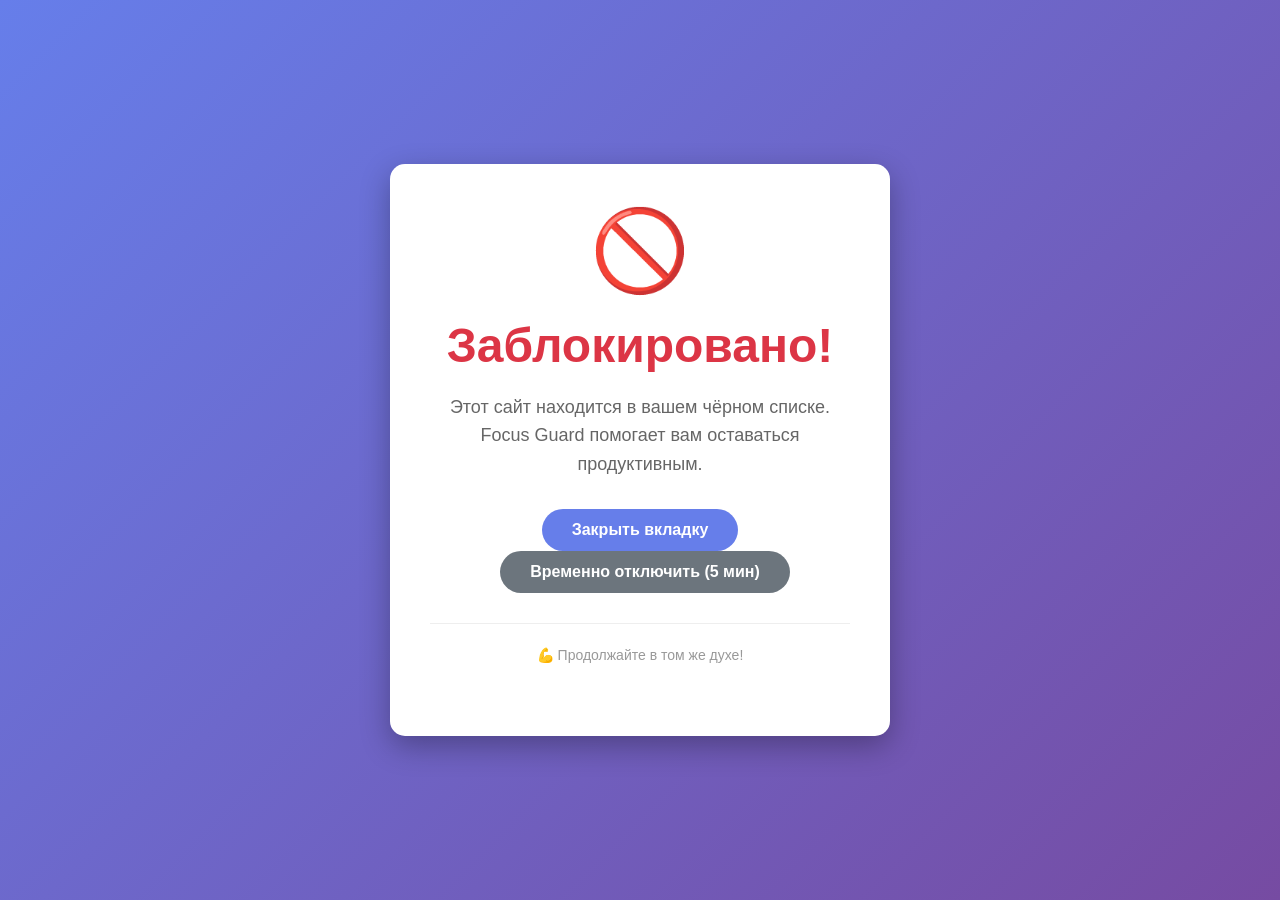
<file: extensions/focus-guard/blocked.html>
<!DOCTYPE html>
<html lang="ru">
<head>
  <meta charset="UTF-8" />
  <meta name="viewport" content="width=device-width, initial-scale=1.0" />
  <title>Сайт заблокирован</title>
  <style>
    * {
      margin: 0;
      padding: 0;
      box-sizing: border-box;
    }

    body {
      font-family: 'Segoe UI', Tahoma, Geneva, Verdana, sans-serif;
      background: linear-gradient(135deg, #667eea 0%, #764ba2 100%);
      display: flex;
      justify-content: center;
      align-items: center;
      min-height: 100vh;
      color: #333;
    }

    .container {
      background: white;
      padding: 40px;
      border-radius: 15px;
      text-align: center;
      max-width: 500px;
      box-shadow: 0 10px 30px rgba(0,0,0,0.3);
    }

    h1 {
      font-size: 48px;
      margin-bottom: 20px;
      color: #dc3545;
    }

    p {
      font-size: 18px;
      margin-bottom: 30px;
      color: #666;
      line-height: 1.6;
    }

    .icon {
      font-size: 80px;
      margin-bottom: 20px;
    }

    .btn {
      display: inline-block;
      padding: 12px 30px;
      background: #667eea;
      color: white;
      text-decoration: none;
      border-radius: 25px;
      font-weight: 600;
      transition: all 0.3s ease;
      border: none;
      cursor: pointer;
      font-size: 16px;
    }

    .btn:hover {
      background: #5568d3;
      transform: translateY(-2px);
      box-shadow: 0 5px 15px rgba(102, 126, 234, 0.4);
    }

    .btn-secondary {
      background: #6c757d;
      margin-left: 10px;
    }

    .btn-secondary:hover {
      background: #5a6268;
    }

    .stats {
      margin-top: 30px;
      padding-top: 20px;
      border-top: 1px solid #eee;
    }

    .stats p {
      font-size: 14px;
      color: #999;
    }
  </style>
</head>
<body>
  <div class="container">
    <div class="icon">🚫</div>
    <h1>Заблокировано!</h1>
    <p>Этот сайт находится в вашем чёрном списке.<br/>Focus Guard помогает вам оставаться продуктивным.</p>
    <button id="close-tab" class="btn">Закрыть вкладку</button>
    <button id="disable-temp" class="btn btn-secondary">Временно отключить (5 мин)</button>
    
    <div class="stats">
      <p>💪 Продолжайте в том же духе!</p>
    </div>
  </div>

  <script>
    document.getElementById('close-tab').addEventListener('click', () => {
      chrome.tabs.getCurrent((tab) => {
        chrome.tabs.remove(tab.id);
      });
    });

    document.getElementById('disable-temp').addEventListener('click', () => {
      chrome.storage.sync.set({ isBlockingEnabled: false }, () => {
        // Re-enable after 5 minutes
        setTimeout(() => {
          chrome.storage.sync.set({ isBlockingEnabled: true });
          chrome.notifications.create({
            type: 'basic',
            iconUrl: 'icons/icon128.png',
            title: 'Focus Guard',
            message: 'Блокировка снова включена'
          });
        }, 5 * 60 * 1000);

        // Close current tab and go to new tab
        chrome.tabs.getCurrent((tab) => {
          chrome.tabs.update(tab.id, { url: 'chrome://newtab' });
        });
      });
    });
  </script>
</body>
</html>
</file>
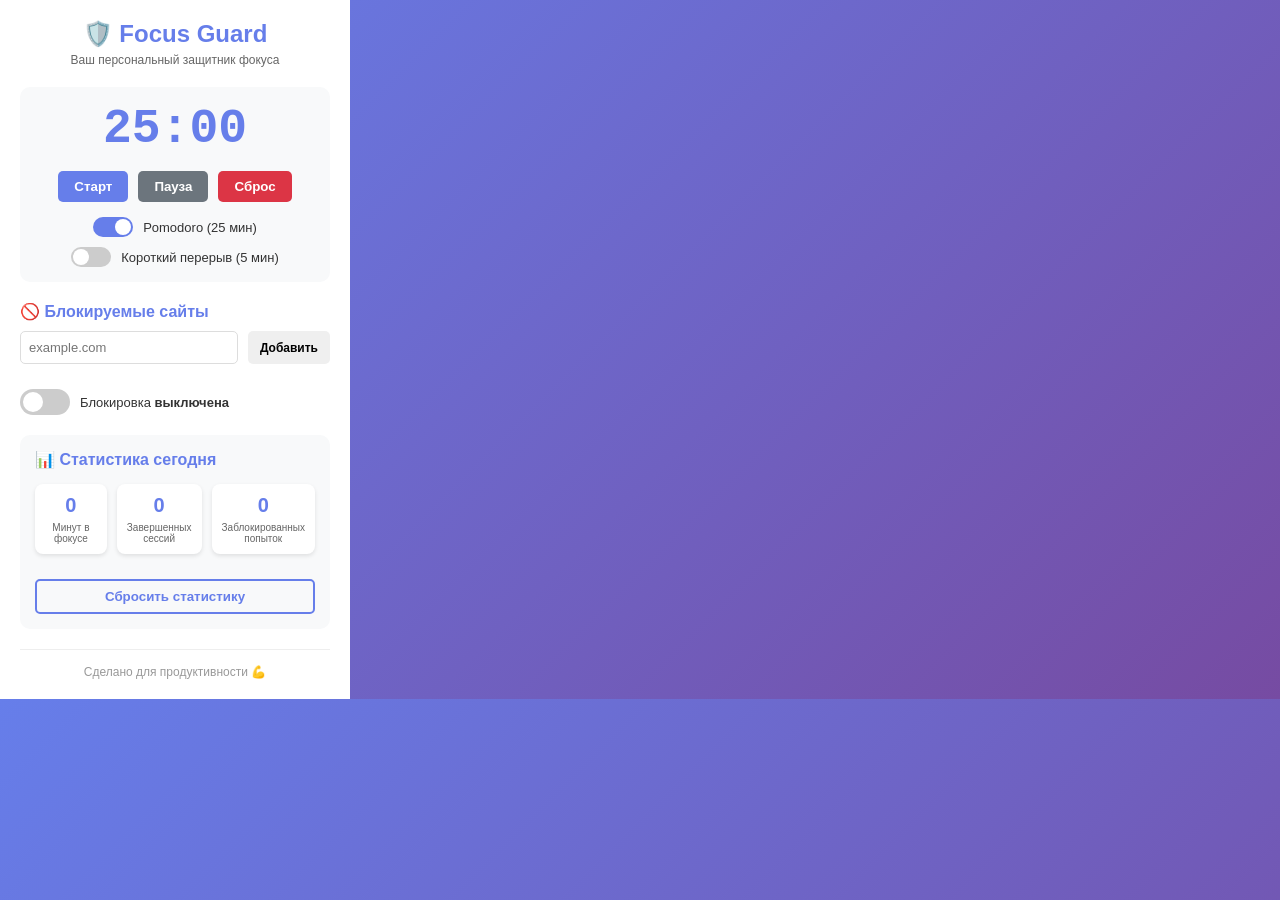
<file: extensions/focus-guard/popup.html>
<!DOCTYPE html>
<html lang="ru">
<head>
  <meta charset="UTF-8" />
  <meta name="viewport" content="width=device-width, initial-scale=1.0" />
  <title>Focus Guard</title>
  <link rel="stylesheet" href="styles.css" />
</head>
<body>
  <div class="container">
    <header>
      <h1>🛡️ Focus Guard</h1>
      <p class="subtitle">Ваш персональный защитник фокуса</p>
    </header>

    <!-- Статус таймера -->
    <section class="timer-section">
      <div id="timer-display" class="timer-display">25:00</div>
      <div class="timer-controls">
        <button id="start-btn" class="btn btn-primary">Старт</button>
        <button id="pause-btn" class="btn btn-secondary">Пауза</button>
        <button id="reset-btn" class="btn btn-danger">Сброс</button>
      </div>
      <div class="mode-toggles">
        <label class="toggle">
          <input type="checkbox" id="pomodoro-mode" checked />
          <span class="slider"></span>
          <span class="label">Pomodoro (25 мин)</span>
        </label>
        <label class="toggle">
          <input type="checkbox" id="short-break" />
          <span class="slider"></span>
          <span class="label">Короткий перерыв (5 мин)</span>
        </label>
      </div>
    </section>

    <!-- Блокировка сайтов -->
    <section class="blocklist-section">
      <h2>🚫 Блокируемые сайты</h2>
      <div class="input-group">
        <input type="text" id="site-input" placeholder="example.com" />
        <button id="add-site-btn" class="btn btn-sm">Добавить</button>
      </div>
      <ul id="blocklist" class="site-list"></ul>
      <div class="global-toggle">
        <label class="switch">
          <input type="checkbox" id="block-toggle" />
          <span class="slider round"></span>
          <span class="status-text">Блокировка <strong>выключена</strong></span>
        </label>
      </div>
    </section>

    <!-- Статистика -->
    <section class="stats-section">
      <h2>📊 Статистика сегодня</h2>
      <div class="stats-grid">
        <div class="stat-card">
          <div class="stat-value" id="focus-time">0</div>
          <div class="stat-label">Минут в фокусе</div>
        </div>
        <div class="stat-card">
          <div class="stat-value" id="sessions-count">0</div>
          <div class="stat-label">Завершенных сессий</div>
        </div>
        <div class="stat-card">
          <div class="stat-value" id="blocked-count">0</div>
          <div class="stat-label">Заблокированных попыток</div>
        </div>
      </div>
      <button id="reset-stats-btn" class="btn btn-outline">Сбросить статистику</button>
    </section>

    <footer>
      <p>Сделано для продуктивности 💪</p>
    </footer>
  </div>
  <script src="popup.js"></script>
</body>
</html>
</file>
<file: extensions/focus-guard/styles.css>
* {
  margin: 0;
  padding: 0;
  box-sizing: border-box;
}

body {
  font-family: 'Segoe UI', Tahoma, Geneva, Verdana, sans-serif;
  width: 350px;
  background: linear-gradient(135deg, #667eea 0%, #764ba2 100%);
  color: #333;
}

.container {
  padding: 20px;
  background: white;
  min-height: 500px;
}

header {
  text-align: center;
  margin-bottom: 20px;
}

header h1 {
  font-size: 24px;
  color: #667eea;
  margin-bottom: 5px;
}

.subtitle {
  font-size: 12px;
  color: #666;
}

/* Timer Section */
.timer-section {
  background: #f8f9fa;
  padding: 15px;
  border-radius: 10px;
  margin-bottom: 20px;
  text-align: center;
}

.timer-display {
  font-size: 48px;
  font-weight: bold;
  color: #667eea;
  font-family: 'Courier New', monospace;
  margin-bottom: 15px;
}

.timer-controls {
  display: flex;
  gap: 10px;
  justify-content: center;
  margin-bottom: 15px;
}

.mode-toggles {
  display: flex;
  flex-direction: column;
  gap: 10px;
  align-items: center;
}

/* Buttons */
.btn {
  padding: 8px 16px;
  border: none;
  border-radius: 5px;
  cursor: pointer;
  font-weight: 600;
  transition: all 0.3s ease;
}

.btn-primary {
  background: #667eea;
  color: white;
}

.btn-primary:hover {
  background: #5568d3;
}

.btn-secondary {
  background: #6c757d;
  color: white;
}

.btn-secondary:hover {
  background: #5a6268;
}

.btn-danger {
  background: #dc3545;
  color: white;
}

.btn-danger:hover {
  background: #c82333;
}

.btn-sm {
  padding: 6px 12px;
  font-size: 12px;
}

.btn-outline {
  background: transparent;
  border: 2px solid #667eea;
  color: #667eea;
  width: 100%;
  margin-top: 10px;
}

.btn-outline:hover {
  background: #667eea;
  color: white;
}

/* Toggle Switch */
.toggle {
  display: flex;
  align-items: center;
  gap: 10px;
  cursor: pointer;
}

.toggle input {
  display: none;
}

.slider {
  position: relative;
  width: 40px;
  height: 20px;
  background: #ccc;
  border-radius: 20px;
  transition: 0.3s;
}

.slider:before {
  content: '';
  position: absolute;
  width: 16px;
  height: 16px;
  left: 2px;
  bottom: 2px;
  background: white;
  border-radius: 50%;
  transition: 0.3s;
}

input:checked + .slider {
  background: #667eea;
}

input:checked + .slider:before {
  transform: translateX(20px);
}

.label {
  font-size: 13px;
}

/* Blocklist Section */
.blocklist-section {
  margin-bottom: 20px;
}

.blocklist-section h2 {
  font-size: 16px;
  margin-bottom: 10px;
  color: #667eea;
}

.input-group {
  display: flex;
  gap: 10px;
  margin-bottom: 10px;
}

#site-input {
  flex: 1;
  padding: 8px;
  border: 1px solid #ddd;
  border-radius: 5px;
  font-size: 13px;
}

.site-list {
  list-style: none;
  max-height: 150px;
  overflow-y: auto;
  margin-bottom: 15px;
}

.site-list li {
  display: flex;
  justify-content: space-between;
  align-items: center;
  padding: 8px;
  background: #f8f9fa;
  border-radius: 5px;
  margin-bottom: 5px;
  font-size: 13px;
}

.remove-site {
  color: #dc3545;
  cursor: pointer;
  font-weight: bold;
}

/* Global Toggle */
.global-toggle {
  display: flex;
  align-items: center;
  gap: 10px;
}

.switch {
  display: flex;
  align-items: center;
  gap: 10px;
  cursor: pointer;
}

.switch input {
  display: none;
}

.switch .slider.round {
  position: relative;
  width: 50px;
  height: 26px;
  background: #ccc;
  border-radius: 26px;
  transition: 0.3s;
}

.switch .slider.round:before {
  content: '';
  position: absolute;
  width: 20px;
  height: 20px;
  left: 3px;
  bottom: 3px;
  background: white;
  border-radius: 50%;
  transition: 0.3s;
}

.switch input:checked + .slider.round {
  background: #28a745;
}

.switch input:checked + .slider.round:before {
  transform: translateX(24px);
}

.status-text {
  font-size: 13px;
}

/* Stats Section */
.stats-section {
  background: #f8f9fa;
  padding: 15px;
  border-radius: 10px;
}

.stats-section h2 {
  font-size: 16px;
  margin-bottom: 15px;
  color: #667eea;
}

.stats-grid {
  display: grid;
  grid-template-columns: repeat(3, 1fr);
  gap: 10px;
  margin-bottom: 15px;
}

.stat-card {
  background: white;
  padding: 10px;
  border-radius: 8px;
  text-align: center;
  box-shadow: 0 2px 4px rgba(0,0,0,0.1);
}

.stat-value {
  font-size: 20px;
  font-weight: bold;
  color: #667eea;
}

.stat-label {
  font-size: 10px;
  color: #666;
  margin-top: 5px;
}

footer {
  text-align: center;
  margin-top: 20px;
  padding-top: 15px;
  border-top: 1px solid #eee;
  font-size: 12px;
  color: #999;
}
</file>
